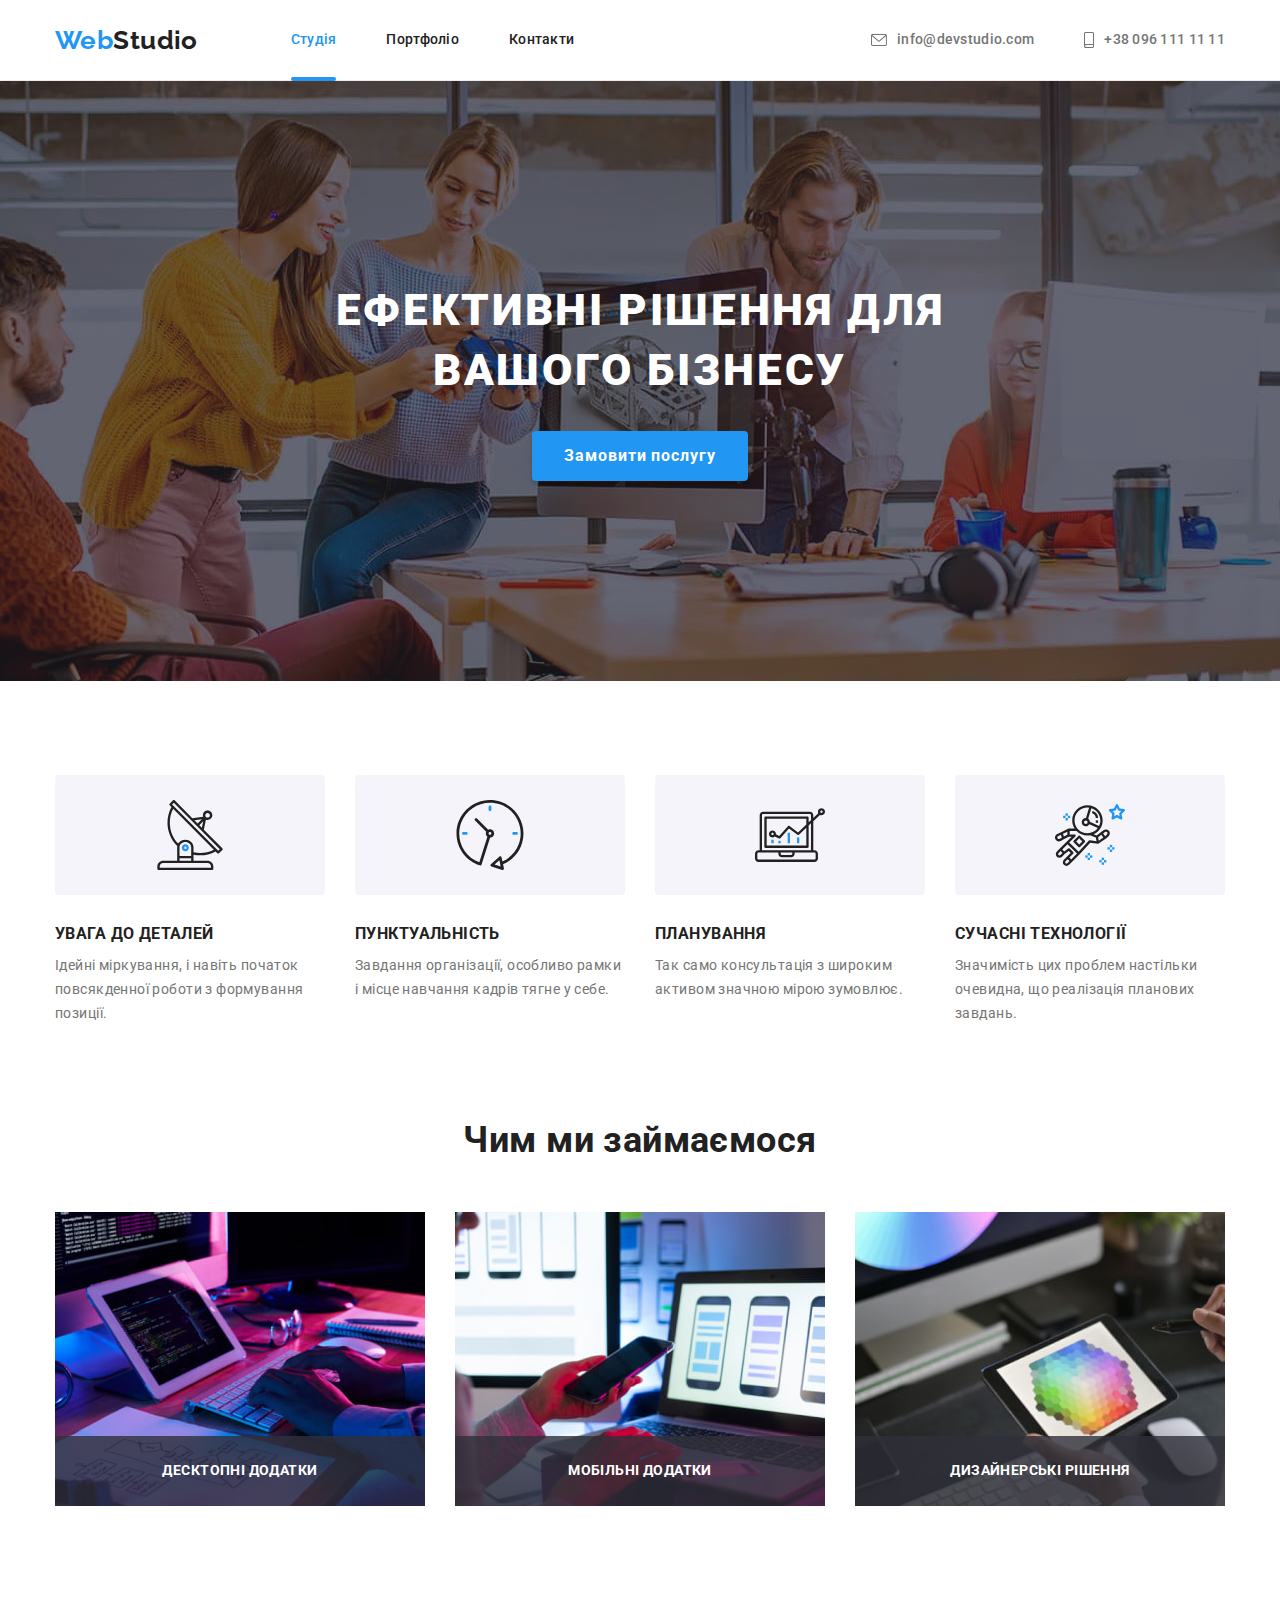
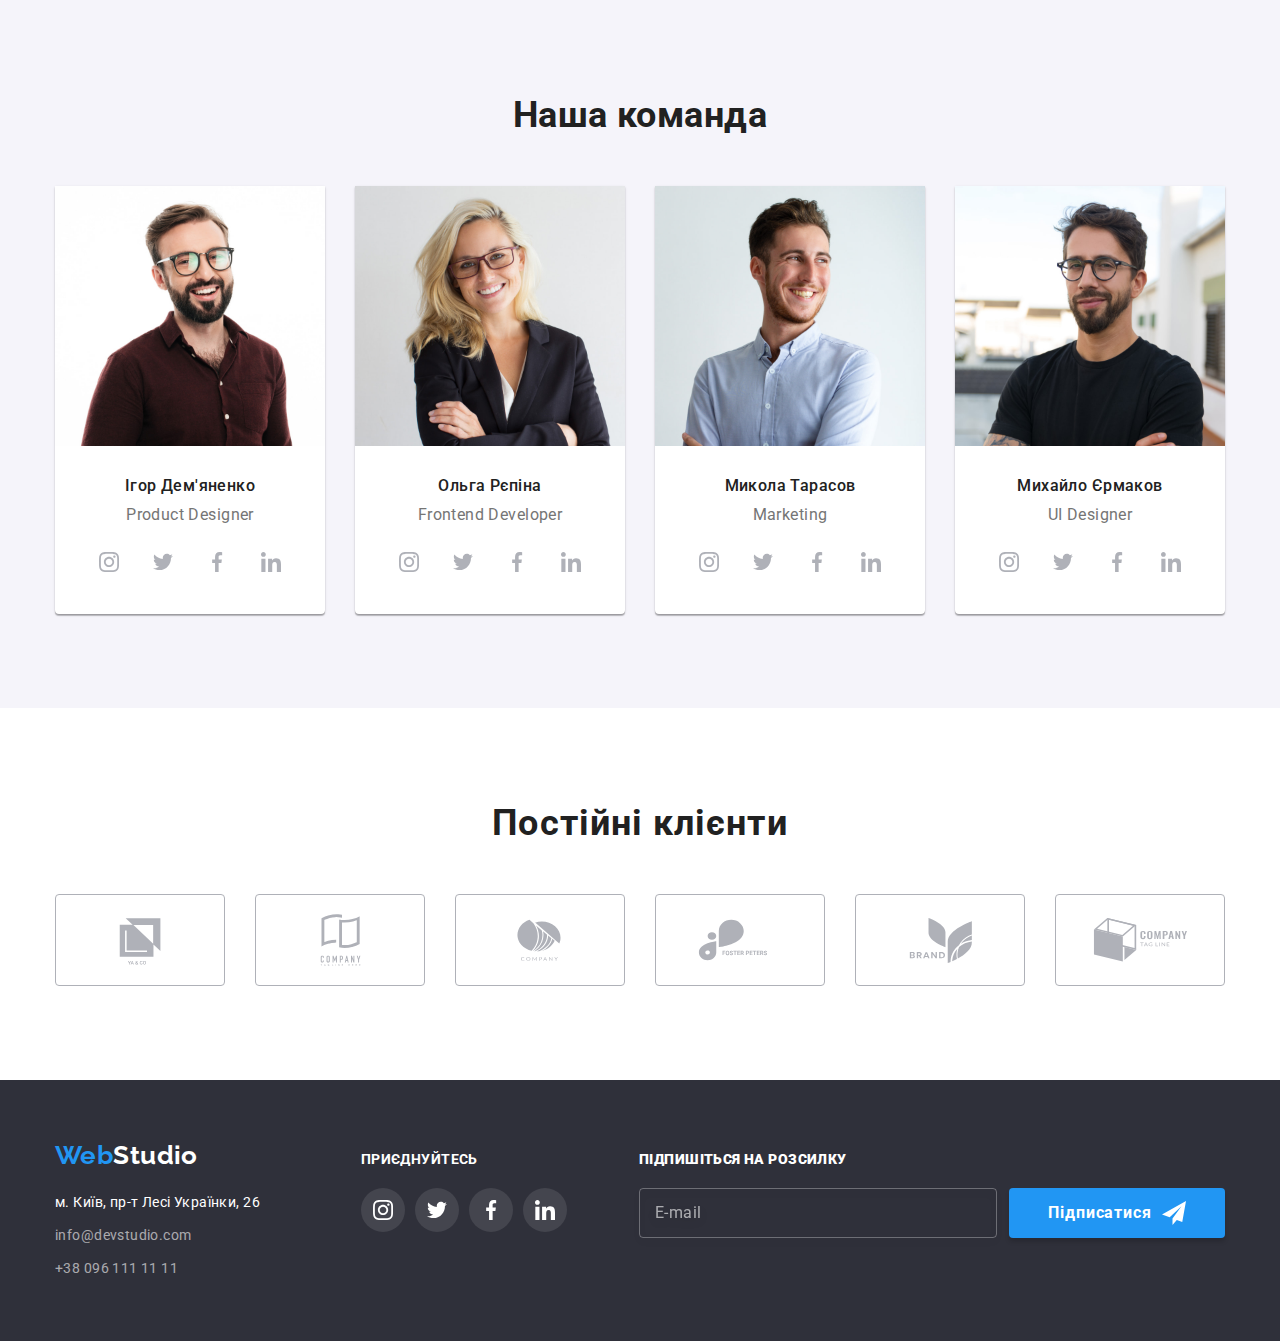
<file: index.html>
<!DOCTYPE html>
<html lang="uk">
  <!-- HEAD  -->
  <head>
    <meta charset="UTF-8" />
    <meta http-equiv="X-UA-Compatible" content="IE=edge" />
    <meta name="viewport" content="width=device-width, initial-scale=1.0" />
    <title>Студія</title>
    <link rel="preconnect" href="https://fonts.googleapis.com" />
    <link rel="preconnect" href="https://fonts.gstatic.com" crossorigin />
    <link
      href="https://fonts.googleapis.com/css2?family=Raleway:wght@700&family=Roboto:wght@400;500;700;900&display=swap"
      rel="stylesheet"
    />
    <link
      rel="stylesheet"
      href="https://cdnjs.cloudflare.com/ajax/libs/modern-normalize/1.1.0/modern-normalize.min.css"
    />
    <link rel="stylesheet" href="./css/styles.css" />
  </head>
  <body>
    <!-- HEADER -->
    <header class="page-header">
      <div class="container main-nav">
        <a href="./index.html" class="logo">Web<span class="text-logo">Studio</span></a>
        <nav class="navigation">
          <ul class="site-nav list">
            <li class="site-nav-item"><a href="./index.html" class="link current">Студія</a></li>
            <li class="site-nav-item"><a href="./portfolio.html" class="link">Портфоліо</a></li>
            <li class="site-nav-item"><a href="" class="link">Контакти</a></li>
          </ul>
        </nav>
        <div class="mail-tel">
          <ul class="contacts-header list">
            <li class="mail-tel-item">
              <a class="link" href="mailto:info@devstudio.com">
                <svg class="mail-icon" width="16" height="12">
                  <use href="./images/icons.svg#icon-envelope"></use>
                </svg>
                info@devstudio.com</a
              >
            </li>
            <li class="mail-tel-item">
              <a href="tel:+380961111111" class="link">
                <svg class="mail-icon" width="10" height="16">
                  <use href="./images/icons.svg#icon-smartphone"></use>
                </svg>
                +38 096 111 11 11</a
              >
            </li>
          </ul>
        </div>
      </div>
    </header>

    <!-- HERO  -->
    <main class="main">
      <div class="overlay">
        <section class="hero section">
          <div class="container">
            <h1 class="title">Ефективні рішення для вашого бізнесу</h1>
            <button data-modal-open class="button" type="button">Замовити послугу</button>

            <!-- MODAL WINDOW -->

            <div class="backdrop is-hidden" data-modal>
              <div class="modal">
                <button data-modal-close class="modal-button" type="button">
                  <svg class="modal-icon" width="11" height="11">
                    <use href="./images/icons.svg#icon-close-black"></use>
                  </svg>
                </button>

                <form class="modal-form">
                  <p class="modal-title">Залиште свої дані, ми вам передзвонимо</p>
                  <div class="form-field">
                    <label for="name" class="form-label">Ім'я</label>
                    <input
                      class="form-input"
                      type="text"
                      name="name"
                      id="name"
                      required
                      autocomplete="on"
                    />
                    <svg class="input-svg" width="18" height="18">
                      <use href="./images/icons.svg#icon-person-black"></use>
                    </svg>
                  </div>
                  <div class="form-field">
                    <label for="tel" class="form-label">Телефон</label>
                    <input class="form-input" type="tel" name="tel" id="tel" autocomplete="on" />
                    <svg class="input-svg" width="18" height="18">
                      <use href="./images/icons.svg#icon-phone-black"></use>
                    </svg>
                  </div>
                  <div class="form-field">
                    <label for="email" class="form-label">Пошта</label>
                    <input
                      class="form-input"
                      type="email"
                      name="email"
                      id="email"
                      autocomplete="on"
                    />
                    <svg class="input-svg" width="18" height="18">
                      <use href="./images/icons.svg#icon-email-black"></use>
                    </svg>
                  </div>
                  <div class="form-field">
                    <label for="comment" class="form-label">Коментар</label>
                    <textarea
                      name="comment"
                      id="comment"
                      class="modal-textarea"
                      placeholder="Введіть текст"
                    ></textarea>
                  </div>
                  <div class="checkbox">
                    <input
                    
                      type="checkbox"
                      name="privacy policy"
                      id="privacy policy"
                    />
                    <label for="privacy policy" class="form-checkbox"
                      >Погоджуюся з розсилкою та приймаю
                      <a href="" class="link">Умови договору</a></label
                    >
                  </div>

                  <button class="button" type="submit">Відправити</button>
                </form>
              </div>
            </div>
          </div>
        </section>
      </div>

      <!-- FEATURES  -->
      <section class="features section">
        <div class="container">
          <div class="features-icons">
            <div class="features-icon">
              <svg width="70" height="70">
                <use href="./images/icons.svg#icon-antenna"></use>
              </svg>
            </div>
            <div class="features-icon">
              <svg width="70" height="70">
                <use href="./images/icons.svg#icon-clock"></use>
              </svg>
            </div>
            <div class="features-icon">
              <svg width="70" height="70">
                <use href="./images/icons.svg#icon-diagram"></use>
              </svg>
            </div>
            <div class="features-icon">
              <svg width="70" height="70">
                <use href="./images/icons.svg#icon-astronaut"></use>
              </svg>
            </div>
          </div>
          <h2 class="visually-hidden">Особливості</h2>
          <ul class="features-list list">
            <li class="features-item icon-antenna">
              <h3 class="title">УВАГА ДО ДЕТАЛЕЙ</h3>
              <p class="text">
                Ідейні міркування, і навіть початок повсякденної роботи з формування позиції.
              </p>
            </li>
            <li class="features-item icon-clock">
              <h3 class="title">ПУНКТУАЛЬНІСТЬ</h3>
              <p class="text">
                Завдання організації, особливо рамки і місце навчання кадрів тягне у себе.
              </p>
            </li>
            <li class="features-item icon-diagram">
              <h3 class="title">ПЛАНУВАННЯ</h3>
              <p class="text">Так само консультація з широким активом значною мірою зумовлює.</p>
            </li>
            <li class="features-item icon-astronaut">
              <h3 class="title">СУЧАСНІ ТЕХНОЛОГІЇ</h3>
              <p class="text">
                Значимість цих проблем настільки очевидна, що реалізація планових завдань.
              </p>
            </li>
          </ul>
        </div>
      </section>

      <!-- WORK  -->
      <section class="work section">
        <div class="container">
          <h2 class="title">Чим ми займаємося</h2>
          <ul class="work-list list">
            <li class="work-list-item">
              <a href="" class="link">
                <div class="product-thumb">
                  <img src="./images/box1.jpg" alt="фото роботи 1" width="370" />
                  <div class="product-description">
                    <p class="description">Десктопні додатки</p>
                  </div>
                </div>
              </a>
            </li>
            <li class="work-list-item">
              <a href="" class="link">
                <div class="product-thumb">
                  <img src="./images/box2.jpg" alt="фото роботи 2" width="370" />
                  <div class="product-description"><p class="description">Мобільні додатки</p></div>
                </div>
              </a>
            </li>
            <li class="work-list-item">
              <a href="" class="link">
                <div class="product-thumb">
                  <img src="./images/box3.jpg" alt="фото роботи 3" width="370" />
                  <div class="product-description">
                    <p class="description">Дизайнерські рішення</p>
                  </div>
                </div>
              </a>
            </li>
          </ul>
        </div>
      </section>

      <!-- TEAM  -->
      <section class="team section">
        <div class="container">
          <h2 class="title">Наша команда</h2>
          <ul class="cards list">
            <li class="card">
              <img src="./images/photo1.jpg" alt="фото дизайнера продукту" width="270" />
              <h3 class="name">Ігор Дем'яненко</h3>
              <p class="position" lang="en">Product Designer</p>
              <div class="social-links">
                <ul class="social-link list">
                  <li class="social-link-item">
                    <a href="" class="link">
                      <svg class="media-icon" width="20" height="20">
                        <use href="./images/icons.svg#icon-instagram"></use>
                      </svg>
                    </a>
                  </li>
                  <li class="social-link-item">
                    <a href="" class="link">
                      <svg class="media-icon" width="20" height="20">
                        <use href="./images/icons.svg#icon-twitter"></use>
                      </svg>
                    </a>
                  </li>
                  <li class="social-link-item">
                    <a href="" class="link">
                      <svg class="media-icon" width="20" height="20">
                        <use href="./images/icons.svg#icon-facebook"></use>
                      </svg>
                    </a>
                  </li>
                  <li class="social-link-item">
                    <a href="" class="link">
                      <svg class="media-icon" width="20" height="20">
                        <use href="./images/icons.svg#icon-linkedin"></use>
                      </svg>
                    </a>
                  </li>
                </ul>
              </div>
            </li>
            <li class="card">
              <img src="./images/photo2.jpg" alt="фото розробника" width="270" />
              <h3 class="name">Ольга Рєпіна</h3>
              <p class="position" lang="en">Frontend Developer</p>
              <div class="social-links">
                <ul class="social-link list">
                  <li class="social-link-item">
                    <a href="" class="link">
                      <svg class="media-icon" width="20" height="20">
                        <use href="./images/icons.svg#icon-instagram"></use>
                      </svg>
                    </a>
                  </li>
                  <li class="social-link-item">
                    <a href="" class="link">
                      <svg class="media-icon" width="20" height="20">
                        <use href="./images/icons.svg#icon-twitter"></use>
                      </svg>
                    </a>
                  </li>
                  <li class="social-link-item">
                    <a href="" class="link">
                      <svg class="media-icon" width="20" height="20">
                        <use href="./images/icons.svg#icon-facebook"></use>
                      </svg>
                    </a>
                  </li>
                  <li class="social-link-item">
                    <a href="" class="link">
                      <svg class="media-icon" width="20" height="20">
                        <use href="./images/icons.svg#icon-linkedin"></use>
                      </svg>
                    </a>
                  </li>
                </ul>
              </div>
            </li>
            <li class="card">
              <img src="./images/photo3.jpg" alt="фото маркетолога" width="270" />
              <h3 class="name">Микола Тарасов</h3>
              <p class="position" lang="en">Marketing</p>
              <div class="social-links">
                <ul class="social-link list">
                  <li class="social-link-item">
                    <a href="" class="link">
                      <svg class="media-icon" width="20" height="20">
                        <use href="./images/icons.svg#icon-instagram"></use>
                      </svg>
                    </a>
                  </li>
                  <li class="social-link-item">
                    <a href="" class="link">
                      <svg class="media-icon" width="20" height="20">
                        <use href="./images/icons.svg#icon-twitter"></use>
                      </svg>
                    </a>
                  </li>
                  <li class="social-link-item">
                    <a href="" class="link">
                      <svg class="media-icon" width="20" height="20">
                        <use href="./images/icons.svg#icon-facebook"></use>
                      </svg>
                    </a>
                  </li>
                  <li class="social-link-item">
                    <a href="" class="link">
                      <svg class="media-icon" width="20" height="20">
                        <use href="./images/icons.svg#icon-linkedin"></use>
                      </svg>
                    </a>
                  </li>
                </ul>
              </div>
            </li>
            <li class="card">
              <img src="./images/photo4.jpg" alt="фото дизайнера інтерфейсу" width="270" />
              <h3 class="name">Михайло Єрмаков</h3>
              <p class="position" lang="en">UI Designer</p>
              <div class="social-links">
                <ul class="social-link list">
                  <li class="social-link-item">
                    <a href="" class="link">
                      <svg class="media-icon" width="20" height="20">
                        <use href="./images/icons.svg#icon-instagram"></use>
                      </svg>
                    </a>
                  </li>
                  <li class="social-link-item">
                    <a href="" class="link">
                      <svg class="media-icon" width="20" height="20">
                        <use href="./images/icons.svg#icon-twitter"></use>
                      </svg>
                    </a>
                  </li>
                  <li class="social-link-item">
                    <a href="" class="link">
                      <svg class="media-icon" width="20" height="20">
                        <use href="./images/icons.svg#icon-facebook"></use>
                      </svg>
                    </a>
                  </li>
                  <li class="social-link-item">
                    <a href="" class="link">
                      <svg class="media-icon" width="20" height="20">
                        <use href="./images/icons.svg#icon-linkedin"></use>
                      </svg>
                    </a>
                  </li>
                </ul>
              </div>
            </li>
          </ul>
        </div>
      </section>

      <!-- REGULAR CLIENTS  -->
      <section class="regular-clients section">
        <div class="container">
          <h2 class="title">Постійні клієнти</h2>
          <ul class="clients list">
            <li class="client">
              <a href="" class="link">
                <svg class="client-icon">
                  <use href="./images/icons.svg#icon-yago"></use>
                </svg>
              </a>
            </li>
            <li class="client">
              <a href="" class="link">
                <svg class="client-icon">
                  <use href="./images/icons.svg#icon-companytagline"></use>
                </svg>
              </a>
            </li>
            <li class="client">
              <a href="" class="link">
                <svg class="client-icon">
                  <use href="./images/icons.svg#icon-company"></use>
                </svg>
              </a>
            </li>
            <li class="client">
              <a href="" class="link">
                <svg class="client-icon">
                  <use href="./images/icons.svg#icon-fosterpeters"></use>
                </svg>
              </a>
            </li>
            <li class="client">
              <a href="" class="link">
                <svg class="client-icon">
                  <use href="./images/icons.svg#icon-brand"></use></svg></a>
            </li>
            <li class="client">
              <a href="" class="link">
                <svg class="client-icon" width="106" height="60">
                  <use href="./images/icons.svg#icon-companytag"></use>
                </svg>
              </a>
            </li>
          </ul>
        </div>
      </section>
    </main>

    <!-- FOOTER  -->
    <footer class="footer">
      <div class="container">
        <div class="address-footer">
          <a href="./index.html" class="logo">Web<span class="text-logo1">Studio</span></a>
          <address class="address">
            <ul class="links list">
              <li class="item">
                <a
                  href="https://goo.gl/maps/cWwSnc9PYxj271246"
                  class="map"
                  target="_blank"
                  rel="noopener nofollov noreferer"
                  >м. Київ, пр-т Лесі Українки, 26</a
                >
              </li>
              <li class="item">
                <a href="mailto:info@devstudio.com" class="link">info@devstudio.com</a>
              </li>
              <li><a href="tel:+380961111111" class="link">+38 096 111 11 11</a></li>
            </ul>
          </address>
        </div>
        <div class="footer-social-links">
          <p class="footer-social">ПРИЄДНУЙТЕСЬ</p>
          <ul class="social-link list footer-item">
            <li class="social-link-item">
              <a href="" class="link footer-link">
                <svg class="media-icon" width="20" height="20">
                  <use href="./images/icons.svg#icon-instagram"></use>
                </svg>
              </a>
            </li>
            <li class="social-link-item">
              <a href="" class="link footer-link">
                <svg class="media-icon" width="20" height="20">
                  <use href="./images/icons.svg#icon-twitter"></use>
                </svg>
              </a>
            </li>
            <li class="social-link-item">
              <a href="" class="link footer-link">
                <svg class="media-icon" width="20" height="20">
                  <use href="./images/icons.svg#icon-facebook"></use>
                </svg>
              </a>
            </li>
            <li class="social-link-item">
              <a href="" class="link footer-link">
                <svg class="media-icon" width="20" height="20">
                  <use href="./images/icons.svg#icon-linkedin"></use>
                </svg>
              </a>
            </li>
          </ul>
        </div>
        <div class="email-input">
          <p class="input-title"><strong>Підпишіться на розсилку</strong></p>
          <form class="form-footer">
            <div class="form-field-footer">
                    <input
                      class="form-input-footer"
                      type="email"
                      name="email"
                      placeholder="E-mail"
                      autocomplete="on"
                    />
                    
                    <button type="submit" class=" footer-button button">Підписатися
                      <svg class="input-svg-footer" width="24" height="24">
                      <use href="./images/icons.svg#icon-icon-send"></use>
                    </svg>
                    </button>
                  </div>
          </form>
        </div>
      </div>
    </footer>
    <script src="./js/modal.js"></script>
  </body>
</html>
</file>
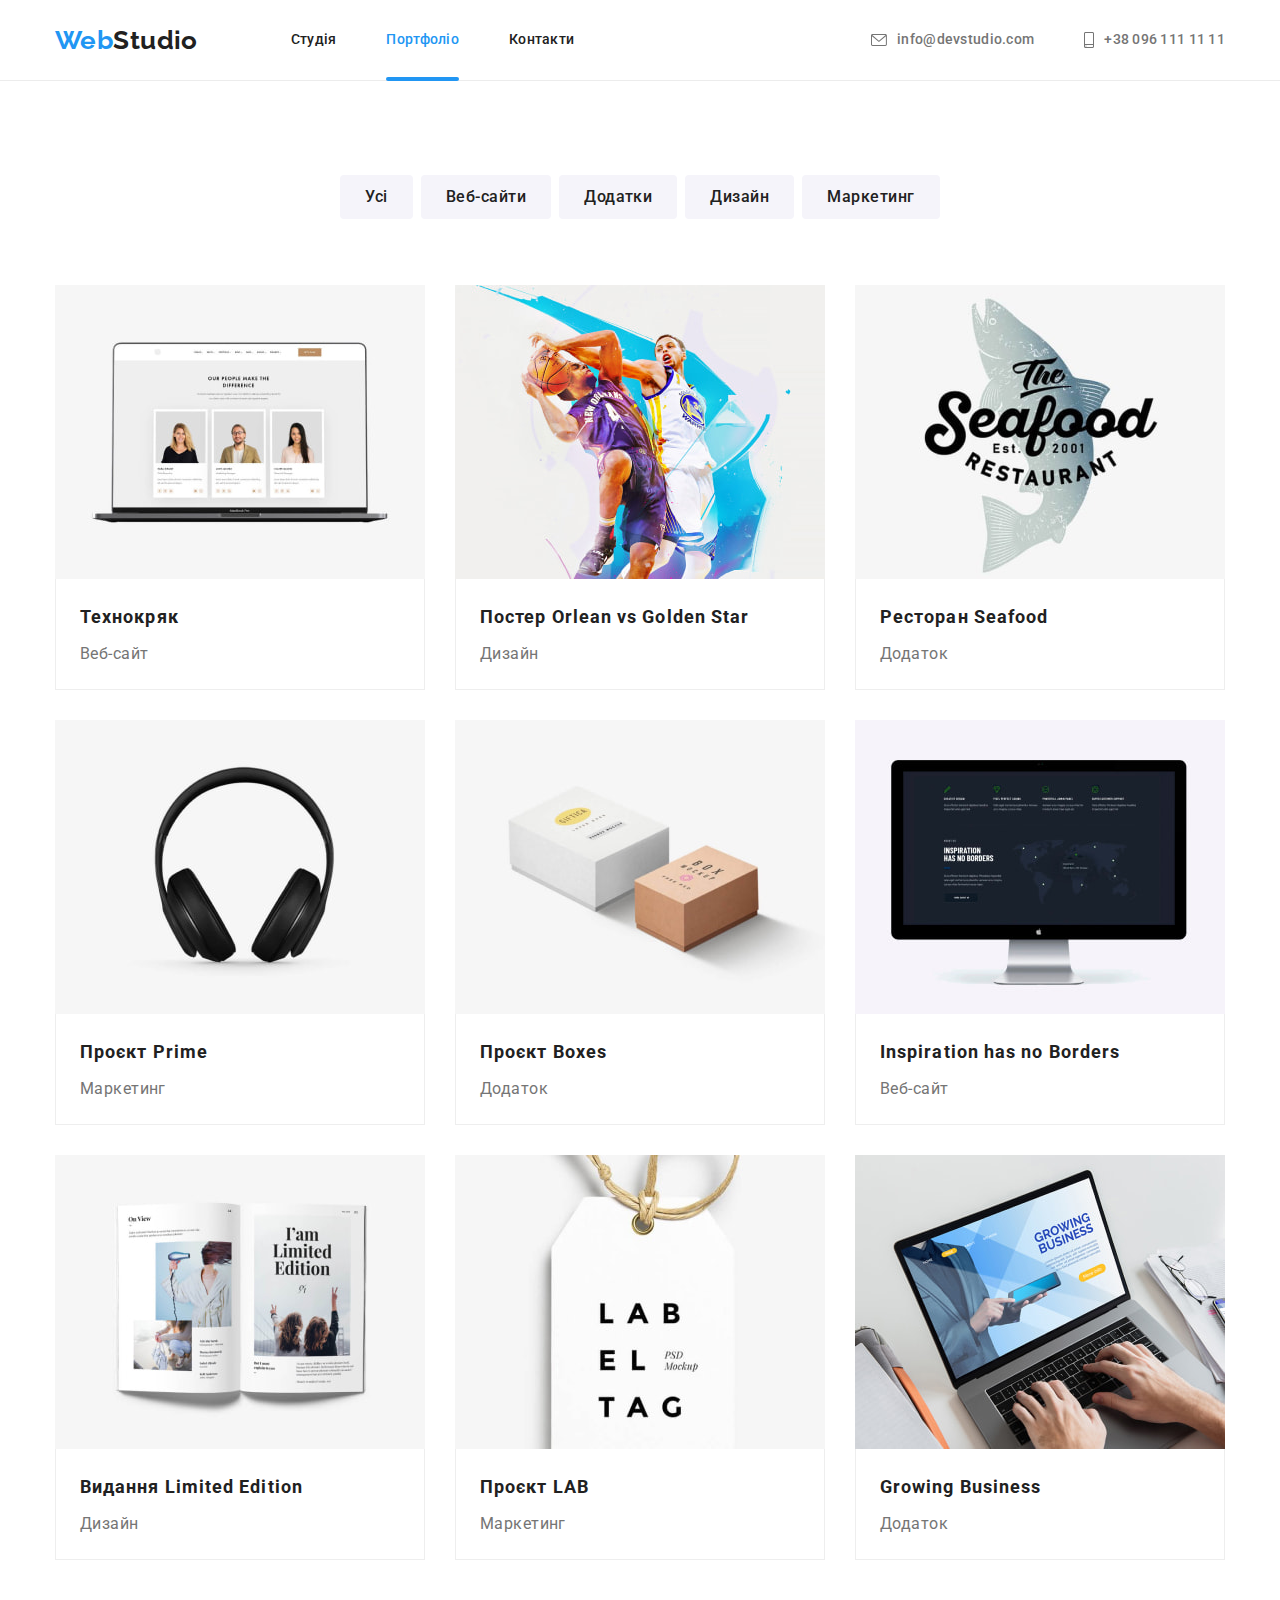
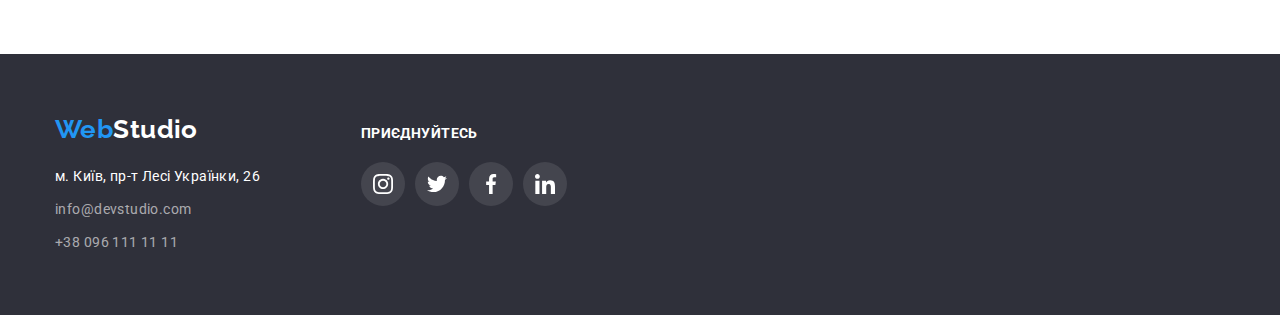
<file: portfolio.html>
<!DOCTYPE html>
<html lang="uk">
  <!-- HEAD  -->
  <head>
    <meta charset="UTF-8" />
    <meta http-equiv="X-UA-Compatible" content="IE=edge" />
    <meta name="viewport" content="width=device-width, initial-scale=1.0" />
    <title>Портфоліо</title>
    <link rel="preconnect" href="https://fonts.googleapis.com" />
    <link rel="preconnect" href="https://fonts.gstatic.com" crossorigin />
    <link
      href="https://fonts.googleapis.com/css2?family=Raleway:wght@700&family=Roboto:wght@400;500;700;900&display=swap"
      rel="stylesheet"
    />
    <link
      rel="stylesheet"
      href="https://cdnjs.cloudflare.com/ajax/libs/modern-normalize/1.1.0/modern-normalize.min.css"
    />
    <link rel="stylesheet" href="./css/styles.css" />
  </head>
  <body>
    <!-- HEADER -->
    <header class="page-header">
      <div class="container main-nav">
        <a href="./index.html" class="logo">Web<span class="text-logo">Studio</span></a>
        <nav class="navigation">
          <ul class="site-nav list">
            <li class="site-nav-item"><a href="./index.html" class="link">Студія</a></li>
            <li class="site-nav-item">
              <a href="./portfolio.html" class="link current">Портфоліо</a>
            </li>
            <li class="site-nav-item"><a href="" class="link">Контакти</a></li>
          </ul>
        </nav>
        <div class="mail-tel">
          <ul class="contacts-header list">
            <li class="mail-tel-item">
              <a class="link" href="mailto:info@devstudio.com">
                <svg class="mail-icon" width="16" height="12">
                  <use href="./images/icons.svg#icon-envelope"></use>
                </svg>
                info@devstudio.com</a
              >
            </li>
            <li class="mail-tel-item">
              <a href="tel:+380961111111" class="link">
                <svg class="mail-icon" width="10" height="16">
                  <use href="./images/icons.svg#icon-smartphone"></use>
                </svg>
                +38 096 111 11 11</a
              >
            </li>
          </ul>
        </div>
      </div>
    </header>
    <!-- BUTTONS  -->
    <main>
      <section class="portfolio section">
        <div class="container">
          <h1 class="visually-hidden">Портфоліо</h1>
          <ul class="buttons list">
            <li class="item"><button class="button-filter all" type="button">Усі</button></li>
            <li class="item">
              <button class="button-filter web-sites" type="button">Веб-сайти</button>
            </li>
            <li class="item">
              <button class="button-filter applications" type="button">Додатки</button>
            </li>
            <li class="item"><button class="button-filter design" type="button">Дизайн</button></li>
            <li class="item">
              <button class="button-filter marketing" type="button">Маркетинг</button>
            </li>
          </ul>
          <!-- PORTFOLIO  -->
          <ul class="portfolio-list list">
            <li class="portfolio-list-item">
              <a href="" class="portfolio-card">
                <div class="card-thumb">
                  <img src="./images/technocryak.jpg" alt="Веб-сайт Технокряк" width="370" />
                  <div class="card-description">
                    <p class="card-description-text">
                      Ресурс пропонує комплексні пропозиції з різним рівнем функціоналу та сервісів.
                      Все це дозволить відвідувачу отримати вичерпні відомості про компанію чи
                      приватну особу.
                    </p>
                  </div>
                </div>
                <div class="portfolio-text-title-item">
                  <h3 class="portfolio-title">Технокряк</h3>
                  <p class="portfolio-text">Веб-сайт</p>
                </div>
              </a>
            </li>
            <li class="portfolio-list-item">
              <a href="" class="portfolio-card">
                <div class="card-thumb">
                  <img
                    src="./images/neworleanvsgoldenstar.jpg"
                    alt="Дизайн Постер New Orlean vs Golden Star"
                    width="370"
                  />
                  <div class="card-description">
                    <p class="card-description-text">
                      Ресурс пропонує комплексні пропозиції з різним рівнем функціоналу та сервісів.
                      Все це дозволить відвідувачу отримати вичерпні відомості про компанію чи
                      приватну особу.
                    </p>
                  </div>
                </div>

                <div class="portfolio-text-title-item">
                  <h3 class="portfolio-title">
                    Постер <span lang="en">Orlean vs Golden Star</span>
                  </h3>
                  <p class="portfolio-text">Дизайн</p>
                </div>
              </a>
            </li>
            <li class="portfolio-list-item">
              <a href="" class="portfolio-card">
                <div class="card-thumb">
                  <img src="./images/seafood.jpg" alt="Додаток Ресторан Seafood" width="370" />
                  <div class="card-description">
                    <p class="card-description-text">
                      Ресурс пропонує комплексні пропозиції з різним рівнем функціоналу та сервісів.
                      Все це дозволить відвідувачу отримати вичерпні відомості про компанію чи
                      приватну особу.
                    </p>
                  </div>
                </div>

                <div class="portfolio-text-title-item">
                  <h3 class="portfolio-title">Ресторан <span lang="en">Seafood</span></h3>
                  <p class="portfolio-text">Додаток</p>
                </div>
              </a>
            </li>
            <li class="portfolio-list-item">
              <a href="" class="portfolio-card">
                <div class="card-thumb">
                  <img src="./images/prime.jpg" alt="Маркетинг Проєкт Prime" width="370" />
                  <div class="card-description">
                    <p class="card-description-text">
                      Ресурс пропонує комплексні пропозиції з різним рівнем функціоналу та сервісів.
                      Все це дозволить відвідувачу отримати вичерпні відомості про компанію чи
                      приватну особу.
                    </p>
                  </div>
                </div>

                <div class="portfolio-text-title-item">
                  <h3 class="portfolio-title">Проєкт <span lang="en">Prime</span></h3>
                  <p class="portfolio-text">Маркетинг</p>
                </div>
              </a>
            </li>
            <li class="portfolio-list-item">
              <a href="" class="portfolio-card">
                <div class="card-thumb">
                  <img src="./images/projectboxes.jpg" alt="Додаток Проєкт Boxes" width="370" />
                  <div class="card-description">
                    <p class="card-description-text">
                      Ресурс пропонує комплексні пропозиції з різним рівнем функціоналу та сервісів.
                      Все це дозволить відвідувачу отримати вичерпні відомості про компанію чи
                      приватну особу.
                    </p>
                  </div>
                </div>

                <div class="portfolio-text-title-item">
                  <h3 class="portfolio-title">Проєкт <span lang="en">Boxes</span></h3>
                  <p class="portfolio-text">Додаток</p>
                </div>
              </a>
            </li>
            <li class="portfolio-list-item">
              <a href="" class="portfolio-card">
                <div class="card-thumb">
                  <img
                    src="./images/inspirationhasnoborders-min.jpg"
                    alt="Веб-сайт Inspiration has no Borders"
                    width="370"
                  />
                  <div class="card-description">
                    <p class="card-description-text">
                      Ресурс пропонує комплексні пропозиції з різним рівнем функціоналу та сервісів.
                      Все це дозволить відвідувачу отримати вичерпні відомості про компанію чи
                      приватну особу.
                    </p>
                  </div>
                </div>

                <div class="portfolio-text-title-item">
                  <h3 class="portfolio-title" lang="en">Inspiration has no Borders</h3>
                  <p class="portfolio-text">Веб-сайт</p>
                </div>
              </a>
            </li>
            <li class="portfolio-list-item">
              <a href="" class="portfolio-card">
                <div class="card-thumb">
                  <img
                    src="./images/limitededition.jpg"
                    alt="Дизайн Видання Limited Edition"
                    width="370"
                  />
                  <div class="card-description">
                    <p class="card-description-text">
                      Ресурс пропонує комплексні пропозиції з різним рівнем функціоналу та сервісів.
                      Все це дозволить відвідувачу отримати вичерпні відомості про компанію чи
                      приватну особу.
                    </p>
                  </div>
                </div>

                <div class="portfolio-text-title-item">
                  <h3 class="portfolio-title">Видання <span lang="en">Limited Edition</span></h3>
                  <p class="portfolio-text">Дизайн</p>
                </div>
              </a>
            </li>
            <li class="portfolio-list-item">
              <a href="" class="portfolio-card">
                <div class="card-thumb">
                  <img src="./images/projectlab.jpg" alt="Маркетинг Проєкт LAB" width="370" />
                  <div class="card-description">
                    <p class="card-description-text">
                      Ресурс пропонує комплексні пропозиції з різним рівнем функціоналу та сервісів.
                      Все це дозволить відвідувачу отримати вичерпні відомості про компанію чи
                      приватну особу.
                    </p>
                  </div>
                </div>

                <div class="portfolio-text-title-item">
                  <h3 class="portfolio-title">Проєкт <span lang="en">LAB</span></h3>
                  <p class="portfolio-text">Маркетинг</p>
                </div>
              </a>
            </li>
            <li class="portfolio-list-item">
              <a href="" class="portfolio-card">
                <div class="card-thumb">
                  <img src="./images/growingbusiness.jpg" alt="Growing Business" width="370" />
                  <div class="card-description">
                    <p class="card-description-text">
                      Ресурс пропонує комплексні пропозиції з різним рівнем функціоналу та сервісів.
                      Все це дозволить відвідувачу отримати вичерпні відомості про компанію чи
                      приватну особу.
                    </p>
                  </div>
                </div>
                <div class="portfolio-text-title-item">
                  <h3 class="portfolio-title" lang="en">Growing Business</h3>
                  <p class="portfolio-text">Додаток</p>
                </div>
              </a>
            </li>
          </ul>
        </div>
      </section>
    </main>
    <!-- FOOTER  -->
    <footer class="footer">
      <div class="container">
        <div class="address-footer">
          <a href="./index.html" class="logo">Web<span class="text-logo1">Studio</span></a>
          <address class="address">
            <ul class="links list">
              <li class="item">
                <a
                  href="https://goo.gl/maps/cWwSnc9PYxj271246"
                  class="map"
                  target="_blank"
                  rel="noopener nofollov noreferer"
                  >м. Київ, пр-т Лесі Українки, 26</a
                >
              </li>
              <li class="item">
                <a href="mailto:info@devstudio.com" class="link">info@devstudio.com</a>
              </li>
              <li><a href="tel:+380961111111" class="link">+38 096 111 11 11</a></li>
            </ul>
          </address>
        </div>
        <div class="footer-social-links">
          <p class="footer-social">ПРИЄДНУЙТЕСЬ</p>
          <ul class="social-link list footer-item">
            <li class="social-link-item">
              <a href="" class="link footer-link">
                <svg class="media-icon" width="20" height="20">
                  <use href="./images/icons.svg#icon-instagram"></use>
                </svg>
              </a>
            </li>
            <li class="social-link-item">
              <a href="" class="link footer-link">
                <svg class="media-icon" width="20" height="20">
                  <use href="./images/icons.svg#icon-twitter"></use>
                </svg>
              </a>
            </li>
            <li class="social-link-item">
              <a href="" class="link footer-link">
                <svg class="media-icon" width="20" height="20">
                  <use href="./images/icons.svg#icon-facebook"></use>
                </svg>
              </a>
            </li>
            <li class="social-link-item">
              <a href="" class="link footer-link">
                <svg class="media-icon" width="20" height="20">
                  <use href="./images/icons.svg#icon-linkedin"></use>
                </svg>
              </a>
            </li>
          </ul>
        </div>
      </div>
    </footer>
  </body>
</html>
</file>
<file: css/styles.css>
/* *,
*::before,
*::after {
    box-sizing: inherit;
} */

:root {
    --main-text-color: #757575;
    --title-text-color: #212121;
    --accent-color: #2196F3;
    --second-accent-color: #188CE8;
    --secondary-background-color: #F5F5F5;
    --background-color: #FFFFFF;
    --third-background-color: #F5F4FA;
    --fourth-background-color: #2F303A;
    --first-border-color: #ECECEC;
    --second-border-color: #EEEEEE;
    --overlay-background-color: #C4C4C4;
    --svg-icon-color: #AFB1B8;
    --black-icon-color: #000000;
    --card-set-gap: 30px;
    --transition-duration: 250ms;
    --modal-transition-duration: 500ms;
    --transition-timing-function: cubic-bezier(0.4, 0, 0.2, 1);
}

html {
    /* width: 1600px;
    margin-right: auto;
    margin-left: auto; */
    box-sizing: border-box;
}

h1, 
h2, 
h3, 
h4,
h5,
h6,
p,
ul
{
    margin-top: 0;
    margin-bottom: 0; 
}
 
img {
    display: block;
    max-width: 100%;
    height: auto;
}

body {
    
    font-family: 'Roboto', sans-serif;
    font-size: 14px;
    letter-spacing: 0.03em;
    background: var(--background-color);
    color: var(--title-text-color);
}

.list {
    padding: 0;
    margin: 0;
    list-style: none;
}


/* Header */
.page-header {
    padding-top: 10px;
    padding-bottom: 10px;
    background: var(--background-color);
    border-bottom: 1px solid var(--first-border-color);
}
/* 
.page-header  {
    display: flex;
   align-items: center;
background: var(--background-color);

} */

.main-nav {
    display: flex;
    align-items: center;
}

.container {
    /* display: inline-block; */
    width: 1200px;
    padding-left: 15px;
    padding-right: 15px;
    padding-top: 0;
    padding-bottom: 0;
    margin-left: auto;
    margin-right: auto;
    /* outline: 1px solid red; */
}

.section {
    padding: 94px 0;
}

.logo {
    
    margin-right: 93px;
    /* width: 145px; */

        color: var(--accent-color);
        text-decoration: none;
        font-family: 'Raleway';
            font-weight: 700;
            font-size: 26px;
            line-height: 1.19;
            /* identical to box height */    
}

.text-logo {
    color: var(--title-text-color);
}

.navigation {
    

}

.site-nav {
    display: flex;
    /* min-width: 281px; */
    /* justify-content: space-between; */

}

.site-nav .site-nav-item:not(:last-child) {
margin-right: 50px;

}

/* .site-nav .site-nav-item + .site-nav-item {
    margin-left: 50px;
} */
.site-nav  .link {
    display: block;
    padding: 22px 0;

    /* 
        width: 281px;
            height: 16px;
            left: 453px;
            top: 32px; */

    color: var(--title-text-color);
    text-decoration: none;
    font-family: inherit;
    font-weight: 500;
    line-height: 1.14;
    letter-spacing: 0.02em;

    transition: color var(--transition-duration)
     var(--transition-timing-function);
}


.site-nav .link:hover, 
 .link:focus {
color: var(--accent-color);

}

.site-nav .link.current {
    color: var(--accent-color);
}

.site-nav .link.current {
    position: relative;
}

.site-nav .link.current::after {
    content: "";
    position:absolute;
    width: 100%;
    height: 4px;
    /* bottom: -11px; */
    bottom: -11px;
    left: 0;

    background-color: var(--accent-color);
    border-radius: 2px;


}
.contacts-header {
    display: flex;
    /* padding: 0;
    margin: 0; */
    /* align-items: center; */
    /* width: 307px; */
    /* justify-content: space-between; */
   /* margin-left: 344px; */
}

.contacts-header .mail-tel-item + .mail-tel-item {
    margin-left: 50px;
}

.mail-tel {
    display: flex;
    align-items: center;
    justify-content: center;
    margin-left: auto;
}

.contacts-header .link {
    display: flex;
    justify-content: center;
    align-items: center;
    padding: 22px 0;
    /* fill: var(--main-text-color); */
    color: var(--main-text-color);
    text-decoration: none;
    font-weight: 500;
    line-height: 1.14;
    letter-spacing: 0.02em;

    transition: color var(--transition-duration)
    var(--transition-timing-function);

}
.contacts-header .mail-icon {
    display: block;
    text-decoration: none;
    margin-right: 10px;
    fill: currentColor;

}
.contacts-header .link:hover,
.contacts-header .link:focus {
color: var(--accent-color);
/* fill: var(--accent-color); */

}
/* 
.contacts-header .mail-icon:hover, 
.mail-icon:focus {
fill: var(--accent-color);
} */

/* ---Main--- */
.maim {

    /* Hero */
}

.overlay {
    max-width: 1600px;
    height: 600px;
    margin-left: auto;
    margin-right: auto;
     background-image:
     linear-gradient( 
     to right,
     rgba(47, 48, 58, 0.4),
     rgba(47, 48, 58, 0.4)),
     url('../images/backgroundhero.jpg');
        background-repeat: no-repeat;
        background-position: center;
        background-size: cover;
        background-color: var(--overlay-background-color);
}

.hero {
        margin: 0 auto;
        padding-top: 200px;
        padding-bottom: 200px;
    /* outline: 1px solid red; */
   
    text-align: center;
   
}

.hero .title {
    margin-top: 0;
        margin-bottom: 30px;
        margin-left: auto;
        margin-right: auto;
        width: 696px;
    /* outline: 1px solid red; */
    
    color: var(--background-color);
    font-weight: 900;
    font-size: 44px;
    line-height: 1.36;
    /* or 136% */
    text-align: center;
    letter-spacing: 0.06em;
    text-transform: uppercase;
}

.button {
    /* outline: 1px solid red; */
    display: inline-block;
        align-items: center;
    padding: 10px 32px;
    min-width: 216px;
    
    color: var(--background-color);
        background: var(--accent-color);
    font-family: inherit;
        font-weight: 700;
        font-size: 16px;
        line-height: 1.88;
        /* identical to box height, or 188% */
        text-align: center;
        letter-spacing: 0.06em;

        cursor: pointer;
    
            box-shadow: 0px 4px 4px rgba(0, 0, 0, 0.15);
            border-radius: 4px;
            border: none;

            transition: background-color
            var(--transition-duration)
            var(--transition-timing-function),
            box-shadow var(--transition-duration) 
            var(--transition-timing-function);



 }
 .button:hover, .button:focus {
    background-color: var(--second-accent-color);
    box-shadow: 0px 4px 4px rgba(0, 0, 0, 0.15);
        border-radius: 4px;
 }

     /* MODAL WINDOW */

 .backdrop {
    position: fixed;
    top: 0;
    left: 0;
    width: 100%;
    height: 100%;
    z-index: 1;
    background-color: rgba(0, 0, 0, 0.2);

    opacity: 1;
    visibility: visible;
    transition: opacity var(--modal-transition-duration)
     var(--transition-timing-function),
     visibility var(--modal-transition-duration)
     var(--transition-timing-function);

   
 }

 .backdrop.is-hidden {
    opacity: 0;
    pointer-events: none;
    visibility: hidden;
 }

 .backdrop.is-hidden .modal {
    transform: translate(-50%, -50%) scale(0.2) rotate(180deg);
    /* transition: transform var(--modal-transition-duration) 
    var(--transition-timing-function); */
 }

 .modal {
    position: absolute;
    top: 50%;
    left: 50%;

    padding: 40px;

    transform: translate(-50%, -50%) scale(1) rotate(0);
    transition: transform var(--modal-transition-duration)
    var(--transition-timing-function);

    min-height: 581px;
    width: 528px;

    background-color: var(--background-color);
    box-shadow: 0px 1px 3px rgba(0, 0, 0, 0.12), 0px 1px 1px rgba(0, 0, 0, 0.14), 0px 2px 1px rgba(0, 0, 0, 0.2);
        border-radius: 4px;
 }

 .modal .modal-button {
    position: absolute;
    top: 8px;
    right: 8px;
    display:flex;
    align-items: center;
    justify-content: center;
    font-family: inherit;
    padding: 0;
    margin: 0;
    width: 30px;
    height: 30px;

    border-radius: 50%;
    cursor: pointer;

    fill: var(--black-icon-color);
    background-color: var(--background-color);
    background: transparent;
        border: 1px solid rgba(0, 0, 0, 0.1);

 }

 .modal .modal-icon {
    transition: fill var(--transition-duration) 
    var(--transition-timing-function);
    /* display:inline-block; */
    /* fill: currentColor;
    fill: var(--accent-color); */
 }

 .modal .modal-button:hover .modal-icon {
    fill: var(--accent-color);
 }
/* 
 .modal .modal-icon:hover,
 .modal .modal-icon:focus {
    fill: var(--accent-color);
 } */

 .modal-form {
    /* width: 448px; */

    /* outline: 1px solid red; */
 }

 .modal-title {
    font-weight: 700;
        font-size: 20px;
        line-height: 1.15;
        text-align: center;
        letter-spacing: 0.03em;

        margin-bottom: 12px;
    
        color: var(--title-text-color);
 }

 .form-field {
    position: relative;
    display: flex;
    flex-direction: column;
    margin-bottom: 10px;
    /* outline: 1px solid blue; */

 }

 .form-label {
    margin-bottom: 4px;
    margin-right: auto;
    

    font-weight: 400;
        font-size: 12px;
        line-height: 1.17;
    
    
        letter-spacing: 0.01em;
    
        color: var(--main-text-color);
 }

 .form-input {
    height: 40px;
    padding-left: 42px;
    border: 1px solid rgba(33, 33, 33, 0.2);
        border-radius: 4px;
 }

 .input-svg {
    position: absolute;
    display: inline-block;
    left: 12px;
    bottom: 11px;

 }

 .checkbox {
    margin-bottom: 30px;
    margin-top: 20px;
 }

 .modal-textarea {
    padding: 12px 16px;
    height: 120px;
    width: 100%;

    border: 1px solid rgba(33, 33, 33, 0.2);
        border-radius: 4px;
    
    resize: none;

 }

.modal-textarea::placeholder {
    font-weight: 400;
        font-size: 12px;
        line-height: 14px;
        letter-spacing: 0.01em;
    
        color: rgba(117, 117, 117, 0.5);
}

.checkbox {
    display: flex;
    align-items: center;
    justify-content: center;

   
}

.checkbox input[type='checkbox'] {
    width: 16px;
    height: 15px;
    
}

.form-checkbox {
    margin-left: 8px;
    /* width: 16px;
    height: 15px; */
    font-weight: 400;
        font-size: 14px;
        line-height: 1.71;
        /* identical to box height, or 171% */
    
        letter-spacing: 0.03em;
    
        color: var(--main-text-color);
        outline: 1px solid red;
}

.checkbox .link {
    color: var(--accent-color);
}

 /* Features */

 .features {
   
    /* outline: 1px solid red; */
background: var(--background-color);
 }
/* 
 .features .container {
    display: flex;
 } */

 .visually-hidden {
    position: absolute;
        white-space: nowrap;
        width: 1px;
        height: 1px;
        overflow: hidden;
        border: 0;
        padding: 0;
        clip: rect(0 0 0 0);
        clip-path: inset(50%);
        margin: -1px;
 }

 .features-list {
    display: flex;
 }

 .features-item {
    width: 270px;
    
 }

 .features-icons {
    display: flex;
 }

 .features-icons .features-icon + .features-icon {
    margin-left: 30px;
 }

 .features-icon {
    display: flex;
    align-items: center;
    justify-content: center;
    width: 270px;
    height: 120px;
    background-color: var(--third-background-color);
    border-radius: 4px;
 }

 /* .features-item::before {
    display: block;
    content: '';
    height: 120px;
    background-size: contain;
    background-repeat: no-repeat;
    background-position: center;
    background-color: var(--third-background-color);
    border-radius: 4px;

 }

 .icon-antenna::before {
    background-size: 70px;
    background-image: url(../images/antenna.svg);
 }

 .icon-clock::before {
    background-size: 70px;
    background-image: url(../images/clock.svg);
 }

 .icon-diagram::before {
    background-size: 70px;
    background-image: url(../images/diagram.svg);
 }

 .icon-astronaut::before {
    background-size: 70px;
    background-image: url(../images/astronaut.svg);
 } */

 .features-list .features-item + .features-item {
    margin-left: 30px;
 }

.features .title {
    margin-top: 30px;
   
        font-weight: 700;
        
        line-height: 1.14;
        
        text-transform: uppercase;
    
        color: var(--title-text-color);
}

.features .text {
    margin-top: 10px;

    color: var(--main-text-color);
        font-weight: 400;
        line-height: 1.71;
        /* or 171% */
}

/* Work */

.work {
   padding-top: 0;

}
.work .title {
    color: var(--title-text-color);

        font-weight: 700;
        font-size: 36px;
        line-height: 1.17;
        text-align: center;
}

.work-list img {
display: block;
}

.work-list {
    display: flex;
    flex-wrap: wrap;
    margin-top: 50px;
    /* justify-content: space-between; */

}

.work-list .work-list-item + .work-list-item {
    margin-left: 30px;
}

.product-thumb {
    position: relative;
}

.product-description {
    display: flex;
    align-items: center;
    justify-content: center;

    position: absolute;
        bottom: 0;
        left: 0;

    width: 100%;
    height: 70px;


    background: rgba(47, 48, 58, 0.8);
}

.product-description > .description{

    font-family: inherit;
    font-weight: 700;
        font-size: 14px;
        line-height: 1.14;
        text-align: center;
        letter-spacing: 0.03em;
        text-transform: uppercase;
    
        color: var(--background-color);
}

/* Team */
.team {
    padding-bottom: 94px;

    background: var(--third-background-color);
}

.team .title {
    margin-bottom: 50px;

    color: var(--title-text-color);
        font-weight: 700;
        font-size: 36px;
        line-height: 1.17;
        text-align: center;
}

.cards img {
    display: block;
    width: 100%;
    height: auto;
}

.cards {
    display: flex;
    flex-wrap: wrap;
    gap: 30px;
    /* justify-content: space-between; */

    /* outline: 1px solid red; */
}

.card {
    width: 270px;

    flex-basis: calc((100% - 90px) / 4);

    background-color: var(--background-color);
    box-shadow: 0px 1px 3px rgba(0, 0, 0, 0.12), 0px 1px 1px rgba(0, 0, 0, 0.14), 0px 2px 1px rgba(0, 0, 0, 0.2);
        border-radius: 0px 0px 4px 4px;
    
}


.name {
    margin-top: 30px;

    color: var(--title-text-color);
        font-weight: 500;
        font-size: 16px;
        line-height: 1.19;
        /* identical to box height */
        text-align: center;
}

.position {
    margin-top: 10px;
        margin-bottom: 16px;

        color: var(--main-text-color);
        font-weight: 400;
        font-size: 16px;
        line-height: 1.19;
        /* identical to box height */
        text-align: center;
}

.social-links {
    display: flex;
    align-items: center;
    width: 206px;
    height: 44px;
    margin-left: auto;
    margin-right: auto;
    margin-bottom: 30px;
}

.social-link {
    display: flex;
    align-items: center;
}

.social-link .link {
    display: block;
    width: 44px;
    height: 44px;
    padding: 12px;
    border-radius: 50%;
    fill: var(--svg-icon-color);
    /* background-color: #757575; */
transition: background-color var(--transition-duration)
        var(--transition-timing-function),
        fill var(--transition-duration) 
        var(--transition-timing-function);
}

.social-link > .social-link-item + .social-link-item {
    margin-left: 10px;
}

.social-link .media-icon {
    display: block;
}

.social-link .link:hover, 
.social-link .link:focus {
    fill: var(--background-color);
    background-color: var(--accent-color);
    border-radius: 50%;
}
/* Regular clients */

.regular-clients .title {
    margin-bottom: 50px;

    font-weight: 700;
        font-size: 36px;
        line-height: 42px;
        text-align: center;
        letter-spacing: 0.03em;
}

.clients {
    display: flex;
}
.clients > .client {
    display: block;
    /* justify-content: center;
    align-items: center; */
    margin: 0;
    padding: 0;

}
.clients > .client + .client {
    margin-left: 30px;
}

.clients .link {
    display: block;
    width: 170px;
        height: 92px;
        text-decoration: none;
        fill: var(--svg-icon-color);
        border: 1px solid var(--svg-icon-color);
            border-radius: 4px;
    padding: 16px 32px;

    transition: 
    border-color var(--transition-duration)
     var(--transition-timing-function),
            fill var(--transition-duration)
            var(--transition-timing-function);
}

.client-icon {
    display: block;
    width: 106px;
    height: 60px;
    /* fill: #afb1b8; */
}

.clients .link:hover,
         .link:focus {
    fill: var(--accent-color);
    border-radius: 4px;
        border-color: var(--accent-color);
    }

/* Footer */
.footer {
    padding-top: 60px;
    padding-bottom: 60px;
    background: var(--fourth-background-color);
}
 .footer .container {
    display: flex;
    align-items: baseline;
 }

.address-footer {

    margin-right: 70px;
}

.address-footer .address {
    margin-top: 20px;
   
}

.address .item {
    margin-bottom: 9px;
}

.links .link{
    font-family: inherit;
        font-weight: 400;
        font-style: normal;
        line-height: 1.71;
        /* or 171% */
        text-decoration: none;
        color: rgba(255, 255, 255, 0.6);

        transition: color var(--transition-duration) 
        var(--transition-timing-function);
}

.links .link:hover,
.links .link:focus {
    color: var(--accent-color);
}

.map {
    color: var(--background-color);

    font-family: inherit;
        font-weight: 400;
        font-style: normal;
        line-height: 1.71;
        /* or 171% */
        text-decoration: none;

        transition: color var(--transition-duration)
         var(--transition-timing-function);
}

.map:hover,
.map:focus {
    color: var(--accent-color);
}

.text-logo1 {

        color: var(--background-color);
}

.footer-social {
    display: block;
    margin-bottom: 20px;
    font-weight: 700;
        font-size: 14px;
        line-height: 1.14;
        letter-spacing: 0.03em;
        text-transform: uppercase;
    
        color: var(--background-color);
}

.footer-social-links {
    display: block;
   /* align-items: center; */
   /* flex-direction: column; */
    width: 206px;
    height: 80px;
}

.footer-social-links .social-link {
    display:flex;
}
.footer-social-links .footer-link{
    fill: var(--background-color);
}
.footer-link {
    background-color: rgba(255, 255, 255, 0.1);
}

.email-input {
    margin-left: auto;
}

.input-title {
    margin-bottom: 20px;
    font-weight: 700;
        font-size: 14px;
        line-height: 1.14;
        letter-spacing: 0.03em;
        text-transform: uppercase;
    
        color: var(--background-color);
}

.form-input-footer {
    height: 50px;
    width: 358px;
    padding: 16px 15px;
    margin-right: 12px;

    color: var(--background-color);

    background-color: transparent;

    border: 1px solid rgba(255, 255, 255, 0.3);
        filter: drop-shadow(0px 4px 4px rgba(0, 0, 0, 0.15));
        border-radius: 4px;
}

.form-input-footer::placeholder {
    font-weight: 400;
        font-size: 16px;
        line-height: 1.25;
        /* identical to box height, or 125% */
    
        letter-spacing: 0.03em;
    
        color: rgba(255, 255, 255, 0.6);
}

.form-field-footer {
    display: flex;
}

.footer-button {
    display: flex;
    justify-content: center;
    padding: 10px 28px;
}

.input-svg-footer {
    margin-left: 10px;
}


           /* PORTFOLIO PAGE */

/* Filters */

.portfolio .container{
    display: flex;
    flex-wrap: wrap;
}
.visually-hidden {
    position: absolute;
        white-space: nowrap;
        width: 1px;
        height: 1px;
        overflow: hidden;
        border: 0;
        padding: 0;
        clip: rect(0 0 0 0);
        clip-path: inset(50%);
        margin: -1px;
}
/* 
.container .buttons:last-child {
    margin-right: 0;
}

.buttons:last-child li {
    margin-right: 8px;
}

.buttons li:last-child {
    margin-right: 0;
} */

.buttons {
    display: flex;
    align-items: center;
    /* min-width: 575px; */
       margin-left: auto;
       margin-right: auto;
    /* margin-left: 297px; */
        padding-bottom: 16px;
        margin-bottom: 50px;
    }

    

.button-filter {
    display: inline-block;
    align-items: center;
    padding: 6px 22px;
    min-width: auto;

    color: var(--title-text-color);
    background: var(--third-background-color);
    font-family: inherit;
        font-weight: 500; 
        font-size: 16px;
        line-height: 1.62;
        /* identical to box height, or 162% */
        text-align: center;
        letter-spacing: 0.03em;
    
        cursor: pointer;

        border: solid transparent;
            border-radius: 4px;

            transition: color var(--transition-duration) 
            var(--transition-timing-function),
            background-color var(--transition-duration) 
            var(--transition-timing-function),
                    box-shadow var(--transition-duration)
                     var(--transition-timing-function);
}

.button-filter:hover,
.button-filter:focus {
color: var(--background-color);
background-color: var(--accent-color);
box-shadow: 0px 3px 1px rgba(0, 0, 0, 0.1),
 0px 1px 2px rgba(0, 0, 0, 0.08), 
 0px 2px 2px rgba(0, 0, 0, 0.12);
    border-radius: 4px;
}
.buttons > .item {
    /* display: flex; */
    /* width: fit-content; */
    /* width: calc((100% - 32px) / 5); */
    /* margin-right: 8px; */
}

.buttons > .item + .item {
   margin-left:  8px;
}
/* 
.buttons .item {
    width: calc((100% - 32px) / 5);
    margin-right: 8px;
}

.buttons .item:not(:last-child) {
    margin-right: 0;

} */
/* 
.all {
    padding: 6px 25px;
    margin-right: 8px;
    min-width: 73px;
}

.web-sites {
    margin-right: 8px;
    min-width: 125px;
}

.applications {
    margin-right: 8px;
    min-width: 112px;
}

.design {
    margin-right: 8px;
    min-width: 103px;
}

.marketing {
    margin-right: 0;
    min-width: 130px;
} */

.portfolio-title {
        width: 322px;
  
        color: var(--title-text-color);
        
        font-weight: 700;
        font-size: 18px;
        line-height: 2;
        /* identical to box height, or 200% */
        letter-spacing: 0.06em;
    }
       

.portfolio-text {
    margin-top: 4px;
       
        color: var(--main-text-color);
   
        font-weight: 400;
        font-size: 16px;
        line-height: 1.88;
        /* identical to box height, or 188% */
 }

.portfolio-list {
            display: flex;
            flex-wrap: wrap;
        
            margin-left: calc(-1 * var(--card-set-gap));
            margin-top: calc(-1 * var(--card-set-gap));
        }

.portfolio-list img {
            display: block;
            width: 100%;
            height: auto;
        }

.portfolio-text-title-item {
    padding: 20px 24px;

    border-left: 1px solid var(--second-border-color);
    border-right: 1px solid var(--second-border-color);
    border-bottom: 1px solid var(--second-border-color);
 }

.portfolio-card {
    display: block;
    text-decoration: none;

    transition: box-shadow var(--transition-duration)
    var(--transition-timing-function);
 }

 
.portfolio-list-item {
    width: 370px;
    background-color: var(--background-color);
   
    flex-basis: calc(100% / 3 - var(--card-set-gap));
    margin-top: var(--card-set-gap);
    margin-left: var(--card-set-gap);

    transition: box-shadow var(--transition-duration)
    var(--transition-timing-function);
   
 }

 .portfolio-list-item:hover,
 .portfolio-list-item:focus {
    border: var(--second-border-color);
box-shadow: 0px 1px 1px rgba(0, 0, 0, 0.12),
        0px 4px 4px rgba(0, 0, 0, 0.06),
        1px 4px 6px rgba(0, 0, 0, 0.16);
 }
 
 .portfolio-card:hover .card-description,
 .portfolio-card:focus .card-description {
    transform: translateY(0);
    box-shadow: 0px 1px 1px rgba(0, 0, 0, 0.12), 
    0px 4px 4px rgba(0, 0, 0, 0.06), 
    1px 4px 6px rgba(0, 0, 0, 0.16);
 }

 .card-thumb {
    position: relative;
    overflow: hidden;
 }
/* 
 .portfolio-card:hover .card-description {
     transform: translateY(0);
 } */
/* 
 .card-thumb::before{
    content: "";
    display: inline-block;
    position: absolute;
    width: 100%;
    height: 100%;

    top: 0;
    left: 0;

    background-color: rgba(33, 150, 243, 0.9);

    opacity: 0;
 } */

 .card-description {
    position: absolute;
    top: 0;
    left: 0;
    width: 100%;
    height: 100%;

    background-color: rgba(33, 150, 243, 0.9);

    transform: translateY(101%);
    transition: transform var(--transition-duration) 
    var(--transition-timing-function);
 }
 .card-thumb .card-description-text {
    display: inline-block;
    margin: 63px 24px;
    font-weight: 400;
        font-size: 18px;
        line-height: 1.56;
        /* or 156% */
    
        letter-spacing: 0.03em;
    
        color: var(--background-color);
 }
</file>
